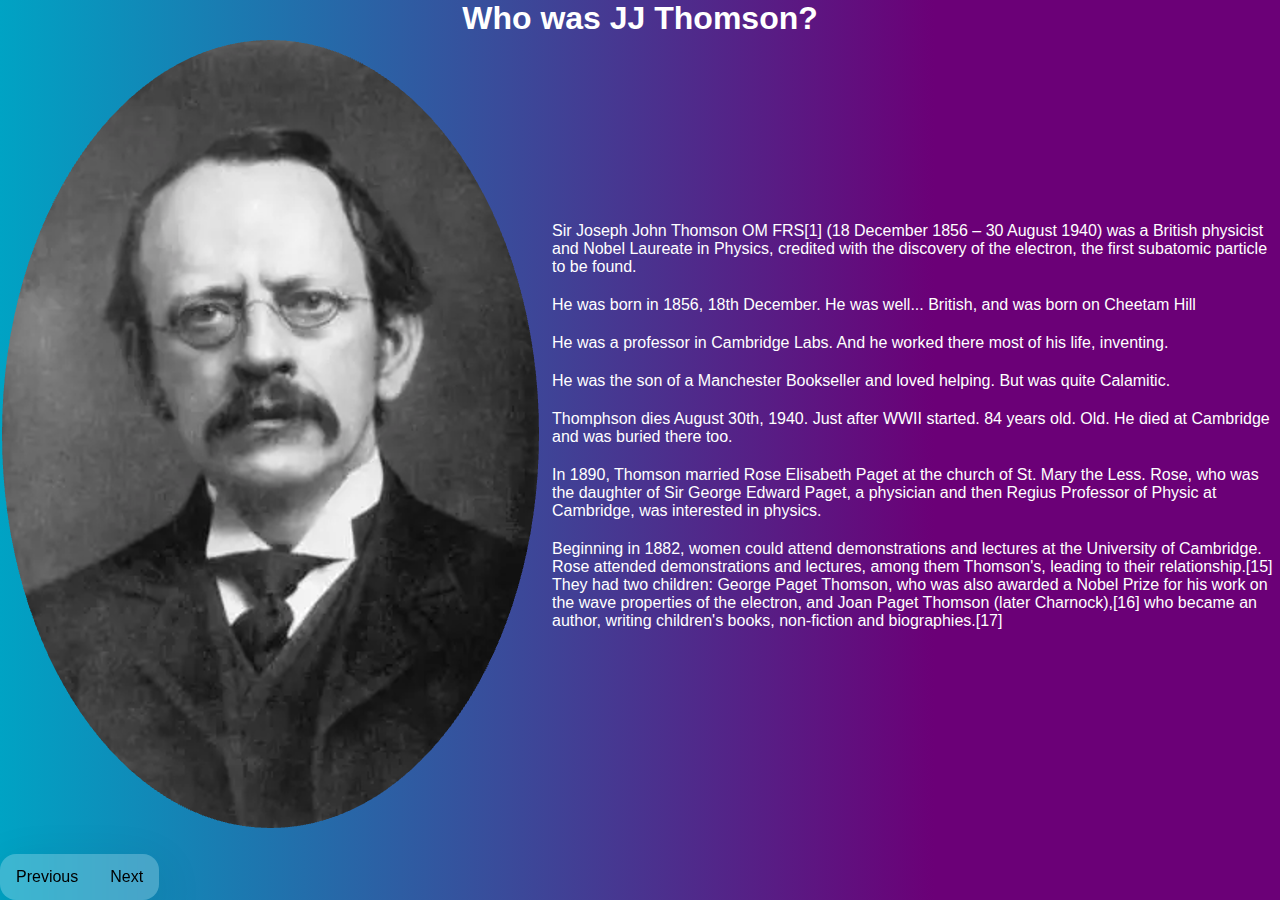
<file: info1.html>
<!DOCTYPE html>
<html>

<head>
  <meta charset="utf-8">
  <meta name="viewport" content="width=device-width">
  <title>Info Slide1: JJThompson</title>
  <link href="style.css" rel="stylesheet" type="text/css" />
  <link rel="icon" type="image/x-icon" href="/ImageSources/favicon.ico">
  <style>
     img {
  padding-right: 10px;
}

  </style>
</head>
<div class="menu-bar">
  <a href="index.html" class="left">Previous</a>
  <a href="info2.html" class="right">Next</a>
</div>
<body>
 
  <center>
    <h1 style="color:white">
      Who was JJ Thomson?
    </h1>

   <table>
    <tr>
      <td>
        <img src="Images/AboutSlide1.png" alt="Image of JJ Thomson">
      </td>
      <td>
        <p>
          Sir Joseph John Thomson OM FRS[1] (18 December 1856 – 30 August 1940) was a British physicist and Nobel Laureate in Physics, credited with the discovery of the electron, the first subatomic particle to be found.
        </p>
        <p>
          He was born in 1856, 18th December. He was well... British, and was born on Cheetam Hill
        </p>
        <p>
          He was a professor in Cambridge Labs. And he worked there most of his life, inventing.
        </p>
        <p>
          He was the son of a Manchester Bookseller and loved helping. But was quite Calamitic.
        </p>
        <p>
          Thomphson dies August 30th, 1940. Just after WWII started. 84 years old. Old. He died at Cambridge and was buried there too. 
        </p>
        <p>
          In 1890, Thomson married Rose Elisabeth Paget at the church of St. Mary the Less. Rose, who was the daughter of Sir George Edward Paget, a physician and then Regius Professor of Physic at Cambridge, was interested in physics.
        </p>
        <p>
        Beginning in 1882, women could attend demonstrations and lectures at the University of Cambridge. Rose attended demonstrations and lectures, among them Thomson's, leading to their relationship.[15]
        They had two children: George Paget Thomson, who was also awarded a Nobel Prize for his work on the wave properties of the electron, and Joan Paget Thomson (later Charnock),[16] who became an author, writing children's books, non-fiction and biographies.[17]
        
        
        </p>
        
      </td>
    </tr>
   </table>

   
   
  </center>
  
</body>
</html>
</file>
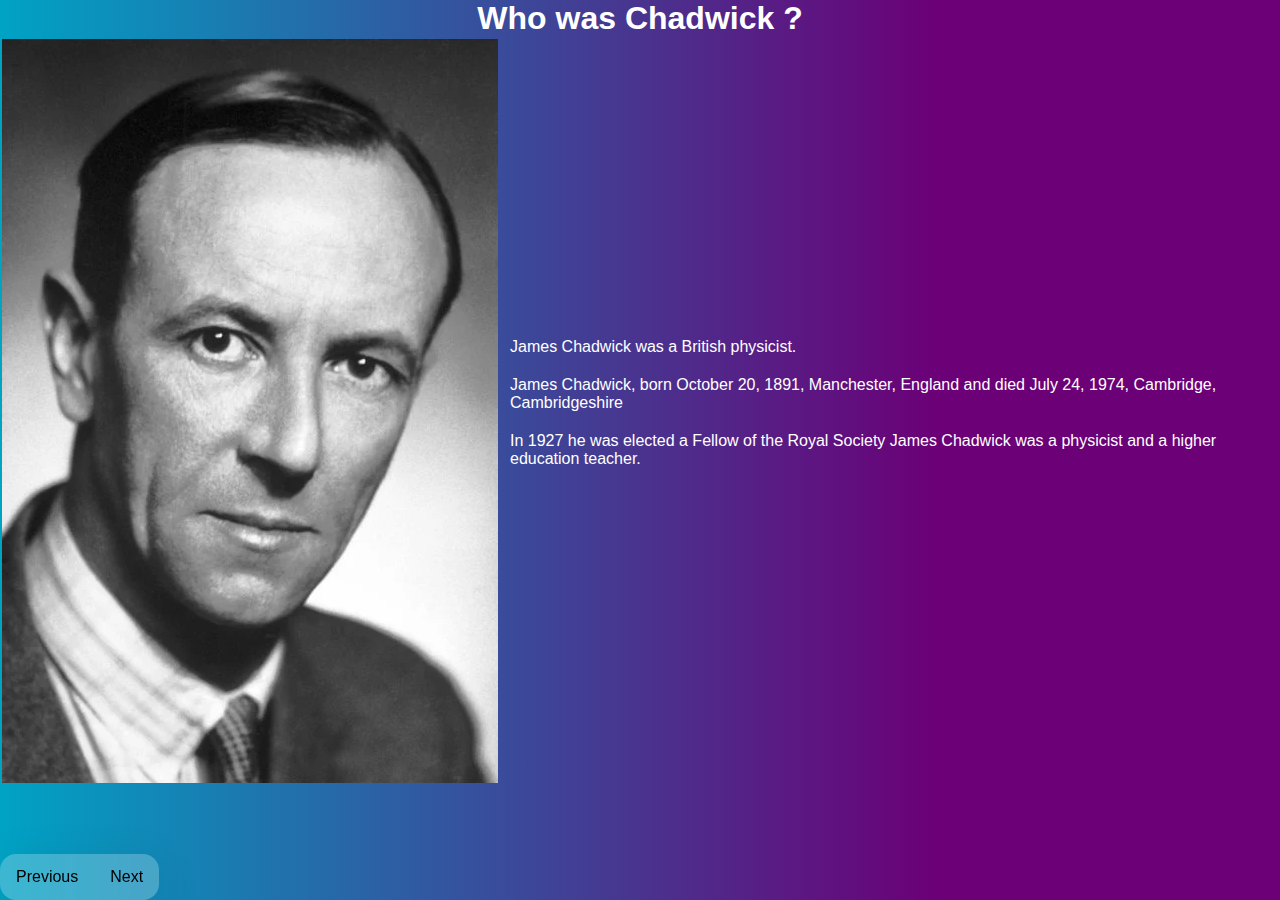
<file: info1c.html>
<!DOCTYPE html>
<html>

<head>
  <meta charset="utf-8">
  <meta name="viewport" content="width=device-width">
  <title>Info Slide1: Chadwick</title>
  <link href="style.css" rel="stylesheet" type="text/css" />
  <link rel="icon" type="image/x-icon" href="/ImageSources/favicon.ico">
  <style>
     img {
 padding-right: 10px;
}

  </style>
</head>
<div class="menu-bar">
  <a href="index.html" class="left">Previous</a>
  <a href="info2c.html" class="right">Next</a>
</div>
<body>
 
  <center>
    <h1 style="color:white">
      Who was Chadwick ?
    </h1>
    <table>
      <tr>
        <td>
          <img src="Images/AboutSlide1c.png" alt="Image of Chadwick">
        </td>
        <td>
          <p style="color:white">
            <p>
              James Chadwick was a British physicist.
            </p>
            <p>
              James Chadwick, born October 20, 1891, Manchester, England
               and died July 24, 1974, Cambridge, Cambridgeshire
            </p>
             <p>
              In 1927 he was elected a Fellow of the Royal Society
          James Chadwick was a physicist and a higher education teacher.
        
             </p>
             
          
            </p>
        </td>
      
      </tr>
    </table>
   

   
  </center>
  
</body>
</html>
</file>
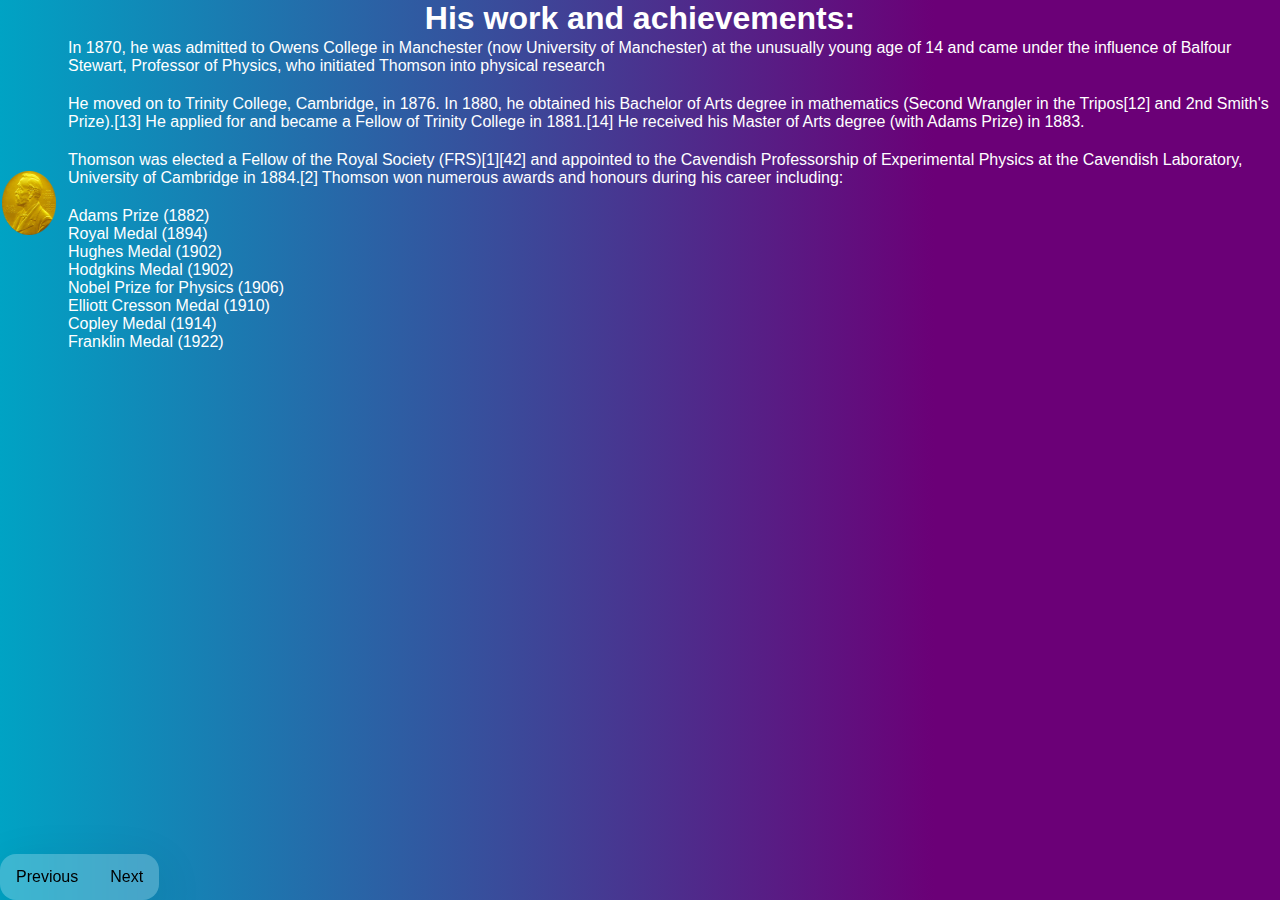
<file: info2.html>
<!DOCTYPE html>
<html>

<head>
  <meta charset="utf-8">
  <meta name="viewport" content="width=device-width">
  <title>Info Slide2: JJThompson</title>
  <link href="style.css" rel="stylesheet" type="text/css" />
  <link rel="icon" type="image/x-icon" href="/ImageSources/favicon.ico">
  <style>
     img {
 padding-right: 10px;
}

  </style>
</head>
<div class="menu-bar">
  <a href="info1.html" class="left">Previous</a>
  <a href="info3.html" class="right">Next</a>
</div>
<body>
 
  <center>
    <h1 style="color:white">
      His work and achievements: 
    </h1>
    <table>
      <tr>
        <td>
          <img src="Images/AboutSlide2.png" alt="Nobel Prize Physics" width="64px" height="64px">
        </td>
        <td>
          <p>
            In 1870, he was admitted to Owens College in Manchester (now University of Manchester) at the unusually young age of 14 and came under the influence of Balfour Stewart, Professor of Physics, who initiated Thomson into physical research
          </p>
          <p>
            He moved on to Trinity College, Cambridge, in 1876. In 1880, he obtained his Bachelor of Arts degree in mathematics (Second Wrangler in the Tripos[12] and 2nd Smith's Prize).[13] He applied for and became a Fellow of Trinity College in 1881.[14] He received his Master of Arts degree (with Adams Prize) in 1883.
          </p>
          <p>
            Thomson was elected a Fellow of the Royal Society (FRS)[1][42] and appointed to the Cavendish Professorship of Experimental Physics at the Cavendish Laboratory, University of Cambridge in 1884.[2] Thomson won numerous awards and honours during his career including:
            <ol style="color:white">
              <li>
                 Adams Prize (1882)
            </li>
            <li>
               Royal Medal (1894)
            </li>
            <li>
              	Hughes Medal (1902)
            </li>
            <li>
              Hodgkins Medal (1902) 
            </li>
            <li>
              Nobel Prize for Physics (1906) 
            </li>
            <li>
              Elliott Cresson Medal (1910) 
            </li>
            <li>
              Copley Medal (1914) 
            </li>
            <li>
                Franklin Medal (1922) 
            </li>
            </ol>
          </p>
       
        </td>
      </tr>
     </table>
 
  </center>
  
</body>
</html>
</file>
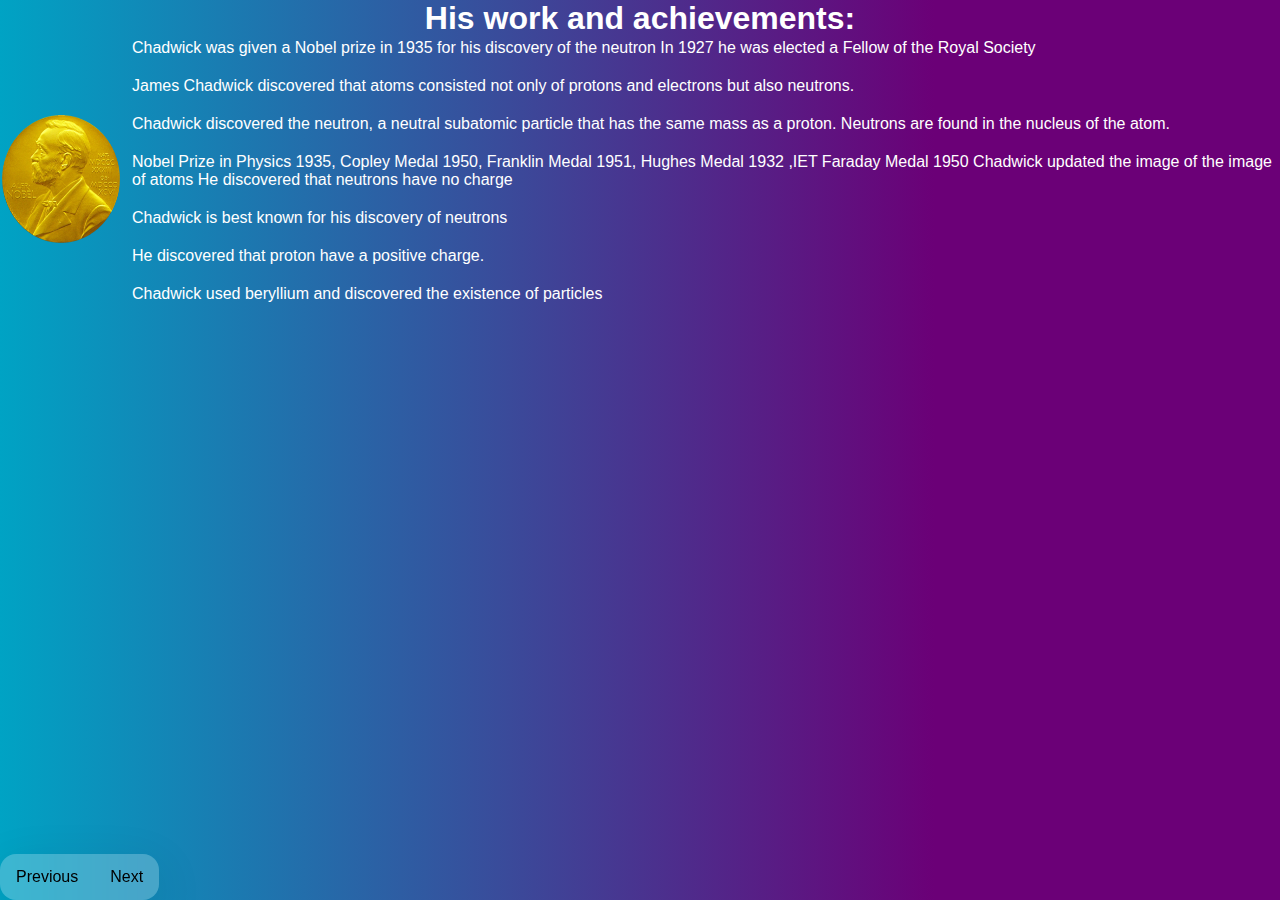
<file: info2c.html>
<!DOCTYPE html>
<html>

<head>
  <meta charset="utf-8">
  <meta name="viewport" content="width=device-width">
  <title>Info Slide2: Chadwick</title>
  <link href="style.css" rel="stylesheet" type="text/css" />
  <link rel="icon" type="image/x-icon" href="/ImageSources/favicon.ico">
  <style>
     img {
  padding-right: 10px;
}

  </style>
</head>
<div class="menu-bar">
  <a href="info2c.html" class="left">Previous</a>
  <a href="info3c.html" class="right">Next</a>
</div>
<body>
 
  <center>
    <h1 style="color:white">
      His work and achievements:
    </h1>
   
    <table>
      <tr>
        <td>
          <img src="Images/AboutSlide2.png" alt="Image of Chadwick" width="128px" height="128px">
        </td>
        <td>
          <p >
            Chadwick was given a Nobel prize in 1935 for his discovery of the neutron 
            In 1927 he was elected a Fellow of the Royal Society
          </p>
    <p>
      James Chadwick discovered that atoms consisted not only of protons and electrons but also neutrons.
        </p>
        <p>
          Chadwick discovered the neutron, a neutral subatomic particle that has the same mass as a proton. Neutrons are found in the nucleus of the atom.
        </p>
        <p>
          Nobel Prize in Physics 1935, Copley Medal 1950, Franklin Medal 1951, Hughes Medal 1932 ,IET Faraday Medal 1950
    
    
    Chadwick updated the image of the image of atoms
    He discovered that neutrons have no charge
    
        </p>
        <p>
          Chadwick is best known for his discovery of neutrons
        </p>
        <p>
          He discovered that proton have a positive charge.
        </p>
        <p>
          Chadwick used beryllium and discovered the existence of particles
        </p>
        </td>
      
      </tr>
    </table>
   
   
  </center>
</body>
</html>
</file>
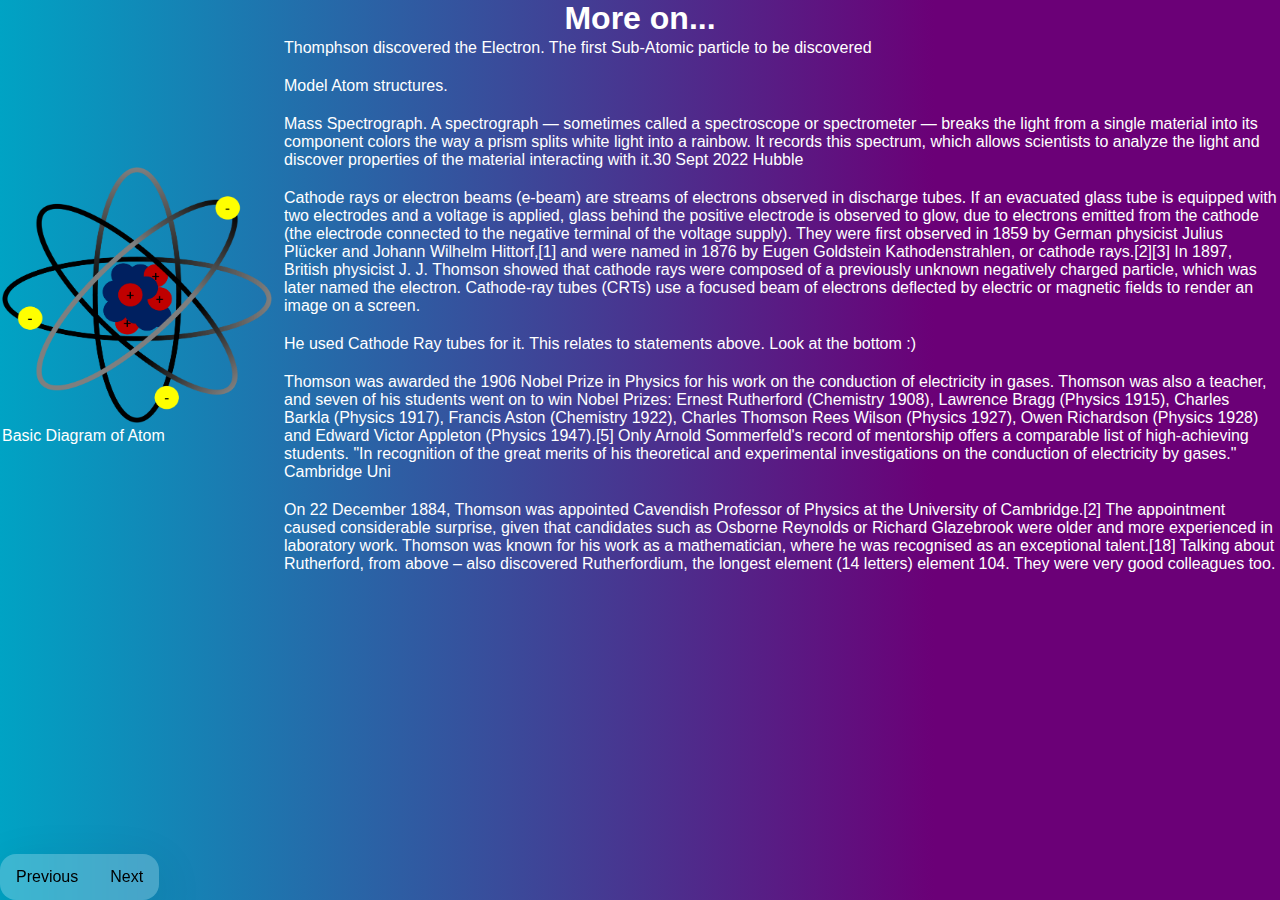
<file: info3.html>
<!DOCTYPE html>
<html>

<head>
  <meta charset="utf-8">
  <meta name="viewport" content="width=device-width">
  <title>Info Slide1: JJThompson</title>
  <link href="style.css" rel="stylesheet" type="text/css" />
  <link rel="icon" type="image/x-icon" href="/ImageSources/favicon.ico">
  <style>
     img {
  padding-right:10px;
}

  </style>
</head>
<div class="menu-bar">
  <a href="info2.html" class="left">Previous</a>
  <a href="credits.html" class="right">Next</a>
</div>
<body>
 
  <center>
    <h1 style="color:white">
      More on...
    </h1>
   
   
   
     <table>
      <tr>
        <td>
    <img height="256px" width="280px" alt="AtomDiagram" src="Images/AboutSlide3.png">
          <p>
          Basic Diagram of Atom
          </p>
        </td>
        <td>
          <p>
            Thomphson discovered the Electron. The first Sub-Atomic particle to be discovered 
           </p>
           <p>
            Model Atom structures.  
           </p>
           <p>
            Mass Spectrograph. A spectrograph — sometimes called a spectroscope or spectrometer — breaks the light from a single material into its component colors the way a prism splits white light into a rainbow. It records this spectrum, which allows scientists to analyze the light and discover properties of the material interacting with it.30 Sept 2022 
      
      Hubble 
           </p>
           <p>
            Cathode rays or electron beams (e-beam) are streams of electrons observed in discharge tubes. If an evacuated glass tube is equipped with two electrodes and a voltage is applied, glass behind the positive electrode is observed to glow, due to electrons emitted from the cathode (the electrode connected to the negative terminal of the voltage supply). They were first observed in 1859 by German physicist Julius Plücker and Johann Wilhelm Hittorf,[1] and were named in 1876 by Eugen Goldstein Kathodenstrahlen, or cathode rays.[2][3] In 1897, British physicist J. J. Thomson showed that cathode rays were composed of a previously unknown negatively charged particle, which was later named the electron. Cathode-ray tubes (CRTs) use a focused beam of electrons deflected by electric or magnetic fields to render an image on a screen. 
           </p>
           <p>
            He used Cathode Ray tubes for it. This relates to statements above. Look at the bottom :) 
           </p>
           <p>
            Thomson was awarded the 1906 Nobel Prize in Physics for his work on the conduction of electricity in gases. Thomson was also a teacher, and seven of his students went on to win Nobel Prizes: Ernest Rutherford (Chemistry 1908), Lawrence Bragg (Physics 1915), Charles Barkla (Physics 1917), Francis Aston (Chemistry 1922), Charles Thomson Rees Wilson (Physics 1927), Owen Richardson (Physics 1928) and Edward Victor Appleton (Physics 1947).[5] Only Arnold Sommerfeld's record of mentorship offers a comparable list of high-achieving students.       "In recognition of the great merits of his theoretical and experimental investigations on the conduction of electricity by gases."  Cambridge Uni 
           </p>
           <p>
            On 22 December 1884, Thomson was appointed Cavendish Professor of Physics at the University of Cambridge.[2] The appointment caused considerable surprise, given that candidates such as Osborne Reynolds or Richard Glazebrook were older and more experienced in laboratory work. Thomson was known for his work as a mathematician, where he was recognised as an exceptional talent.[18]
      Talking about Rutherford, from above – also discovered Rutherfordium, the longest element (14 letters) element 104. They were very good colleagues too.
      
           </p>
        </td>
      </tr>
     </table>
  </center>

</body>
</html>
</file>
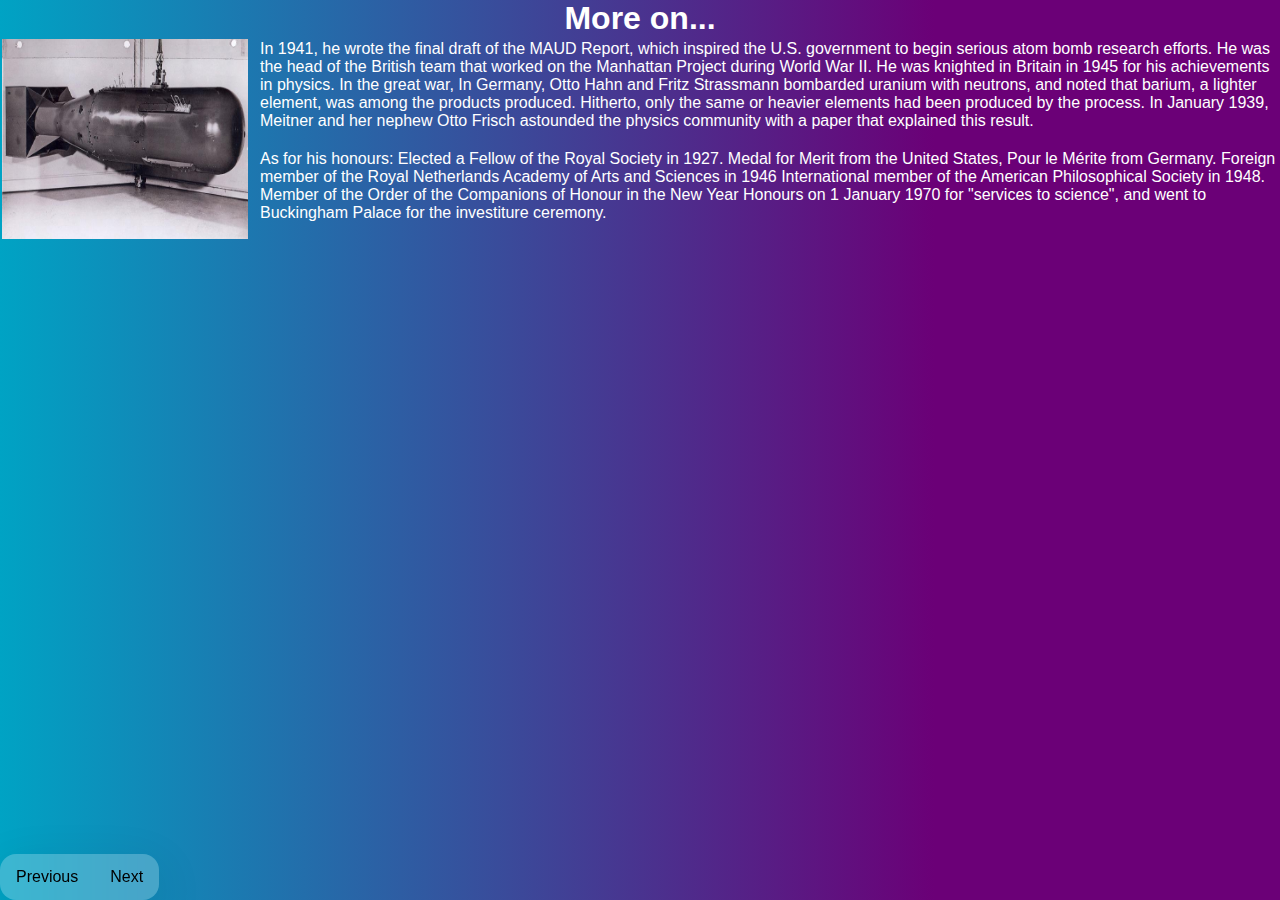
<file: info3c.html>
<!DOCTYPE html>
<html>

<head>
  <meta charset="utf-8">
  <meta name="viewport" content="width=device-width">
  <title>Info Slide3: Chadwick</title>
  <link href="style.css" rel="stylesheet" type="text/css" />
  <link rel="icon" type="image/x-icon" href="/ImageSources/favicon.ico">
  <style>
     img {
  padding-right: 10px;
}

  </style>
</head>
<div class="menu-bar">
  <a href="info2c.html" class="left">Previous</a>
  <a href="credits.html" class="right">Next</a>
</div>
<body>
 
  <center>
    <h1 style="color:white">
      More on...
    </h1>
    
      <table>
        <tr>
          <td>
            <img src="Images/AboutSlide3c.jpg" alt="Image of Atom Bomb" width="256px" height="200px">
          </td>
          <td>
            <p>In 1941, he wrote the final draft of the MAUD Report, which inspired the U.S. government to begin serious atom bomb research efforts. He was the head of the British team that worked on the Manhattan Project during World War II. He was knighted in Britain in 1945 for his achievements in physics. In the great war, In Germany, Otto Hahn and Fritz Strassmann bombarded uranium with neutrons, and noted that barium, a lighter element, was among the products produced. Hitherto, only the same or heavier elements had been produced by the process. In January 1939, Meitner and her nephew Otto Frisch astounded the physics community with a paper that explained this result.</p>
    <p>As for his honours:
      Elected a Fellow of the Royal Society in 1927.
      Medal for Merit from the United States,
      Pour le Mérite from Germany.
      Foreign member of the Royal Netherlands Academy of Arts and Sciences in 1946
      International member of the American Philosophical Society in 1948.
      Member of the Order of the Companions of Honour in the New Year Honours on 1 January 1970 for "services to science", and went to Buckingham Palace for the investiture ceremony.
      </p>
          </td>
        
        </tr>
      </table>
  </center>
  
</body>
</html>
</file>
<file: style.css>
html, body {
  height: 100%;
  width: 100%;
}
/* UTILITIES */
* {
 margin: 0;
 padding: 0;
 box-sizing: border-box;
}
/* HELEVETICA */
body {
 font-family: "helvetica";

}

/* Define the custom cursor when hovering over the body */

a {
 text-decoration: none;
}
li {
 list-style: none;
}
/* NAVBAR STYLING STARTS */
.navbar {
 display: flex;
 align-items: center;
 justify-content: space-between;
 padding: 20px;
 background-color: rgba(255, 255, 255, 0.23);
  border-radius: 16px;
  box-shadow: 0 14px 50px rgba(0, 0, 0, 0.1);
  backdrop-filter: blur(20px);
  -webkit-backdrop-filter: blur(20px);
 color: #fff;
 color: #fff;
}
.nav-links a {
 color: #fff;
}
/* LOGO */
.logo {
 font-size: 24px;
}
/* NAVBAR MENU */
.menu {
 display: flex;
 gap: 1em;
 font-size: 18px;
}
.menu li:hover {
 background-color: black;
 border-radius: 4px;
 transition: 0.3s ease;
}
.menu li {
 padding: 5px 14px;
}
/* DROPDOWN MENU */
.services {
 position: relative; 
}
.dropdown {
background-color: rgba(255, 255, 255, 0.64);
border-radius: 16px;
box-shadow: 0 4px 30px rgba(0, 0, 0, 0.1);
backdrop-filter: blur(20px);
-webkit-backdrop-filter: blur(20px);
 padding: 1em 0;
 position: absolute; /*WITH RESPECT TO PARENT*/
 display: none;
 border-radius: 8px;
 bottom: 35px;
}
.dropdown li + li {
 margin-top: 10px;
}
.dropdown li {
 padding: 0.5em 1em;
 width: 8em;
 text-align: center;
}
.dropdown li:hover {
 background-color: black;
}
.services:hover .dropdown {
 display: block;
background-color: rgba(255, 255, 255, 0.64);
border-radius: 16px;
box-shadow: 0 4px 30px rgba(0, 0, 0, 0.1);
backdrop-filter: blur(20px);
-webkit-backdrop-filter: blur(20px);
}
/*RESPONSIVE NAVBAR MENU STARTS*/
/* CHECKBOX HACK */
input[type=checkbox]{
 display: none;
} 
/*HAMBURGER MENU*/
.hamburger {
 display: none;
 font-size: 24px;
 user-select: none;
}
/* APPLYING MEDIA QUERIES */
@media (max-width: 768px) {
.menu { 
 display:none;
 position: absolute;margin-bottom: 20px;
 background-color: rgb(0 0 0 / 57%);
  border-radius: 16px;
  box-shadow: 0 14px 50px rgba(0, 0, 0, 0.1);
  backdrop-filter: blur(20px);
  -webkit-backdrop-filter: blur(20px);
 right: 0;
 left: 0;
 text-align: center;
 padding: 16px 0;

}
.menu li:hover {
 display: inline-block;
 background-color: #000000;
 transition: 0.3s ease;
}
.menu li + li {
 margin-top: 12px;
}
input[type=checkbox]:checked ~ .menu{
 display: block;
}
.hamburger {
 display: block;
}
.dropdown {
 left: 50%;
 top: 30px;
 transform: translateX(35%);
}
.dropdown li:hover {
 background-color: black;
}
}
  video {
  height: auto;
  width: 90%;
}


/*.loader,
.loader:after {
  border-radius: 50%;
  width: 10em;
  height: 10em;
}
.loader {
  margin: 60px auto;
  font-size: 10px;
  position: relative;
  text-indent: -9999em;
  border-top: 1.1em solid rgba(255, 255, 255, 0.2);
  border-right: 1.1em solid rgba(255, 255, 255, 0.2);
  border-bottom: 1.1em solid rgba(255, 255, 255, 0.2);
  border-left: 1.1em solid #ffffff;
  -webkit-transform: translateZ(0);
  -ms-transform: translateZ(0);
  transform: translateZ(0);
  -webkit-animation: load8 1.1s infinite linear;
  animation: load8 1.1s infinite linear;
}
@-webkit-keyframes load8 {
  0% {
    -webkit-transform: rotate(0deg);
    transform: rotate(0deg);
  }
  100% {
    -webkit-transform: rotate(360deg);
    transform: rotate(360deg);
  }
}
@keyframes load8 {
  0% {
    -webkit-transform: rotate(0deg);
    transform: rotate(0deg);
  }
  100% {
    -webkit-transform: rotate(360deg);
    transform: rotate(360deg);
  }
}*/

body {
    margin:0;
    padding:0;
}

#container{
    height:100vh;
    width:100%;
    display:flex;
    flex-flow:column wrap;
    justify-content:center;
    align-items:center;
    background:#0000cc;
    z-index:467;
    position:absolute;
    top:0;
    left:0;
}
#mypage{
    height:100vh;
    width:100%;
    display:flex;
    flex-flow:column wrap;
    justify-content:center;
    align-items:center;
    background:#000066;   
}


  

@keyframes rotation{
    100%{transform:rotateZ(360deg);}
}
#s1{
     height:100px;
     width:100px;
     border:2px solid #ffffff;
     border-top:2px solid #000066;
     transform-origin:center;
     box-sizing:border-box ;
     padding:5px;
     border-radius:50%;
     animation:rotation 1s linear
     infinite;
}
h1 {
  color:white
}
h2 {
  color:white
}
p {
  color:white
}
h3 {
  color:white
}
      
      
.glass{
  background: linear-gradient(135deg, rgba(255, 255, 255, 0.1), rgba(255, 255, 255, 0));
  backdrop-filter: blur(10px);
  -webkit-backdrop-filter: blur(10px);
  border-radius: 20px;
  border:1px solid rgba(255, 255, 255, 0.18);
  box-shadow: 0 8px 32px 0 rgba(0, 0, 0, 0.37);
}

body {
  background: rgb(0,163,196);
  background: linear-gradient(90deg, rgba(0,163,196,1) 0%, rgba(107,0,119,1) 73%);
}
.menu-bar {
  background-color: rgba(255, 255, 255, 0.23);
  border-radius: 16px;
  box-shadow: 0 14px 50px rgba(0, 0, 0, 0.1);
  backdrop-filter: blur(20px);
  -webkit-backdrop-filter: blur(20px);
  overflow: hidden;
  position: fixed;
 bottom:0
}

.menu-bar a {
  float: left;
  display: block;
  color: black;
  text-align: center;
  padding: 14px 16px;
  text-decoration: none;
}

.menu-bar a.right {
  float: right;
}

.menu-bar a:hover {
  background-color: #0000cc;
  color: white;
}
il {
  padding-left: 10px;
  padding-top: 10px;
  padding-right: 10px;
  padding-bottom: 10px;
}
p {
 
  padding-bottom: 20px;
}
</file>
